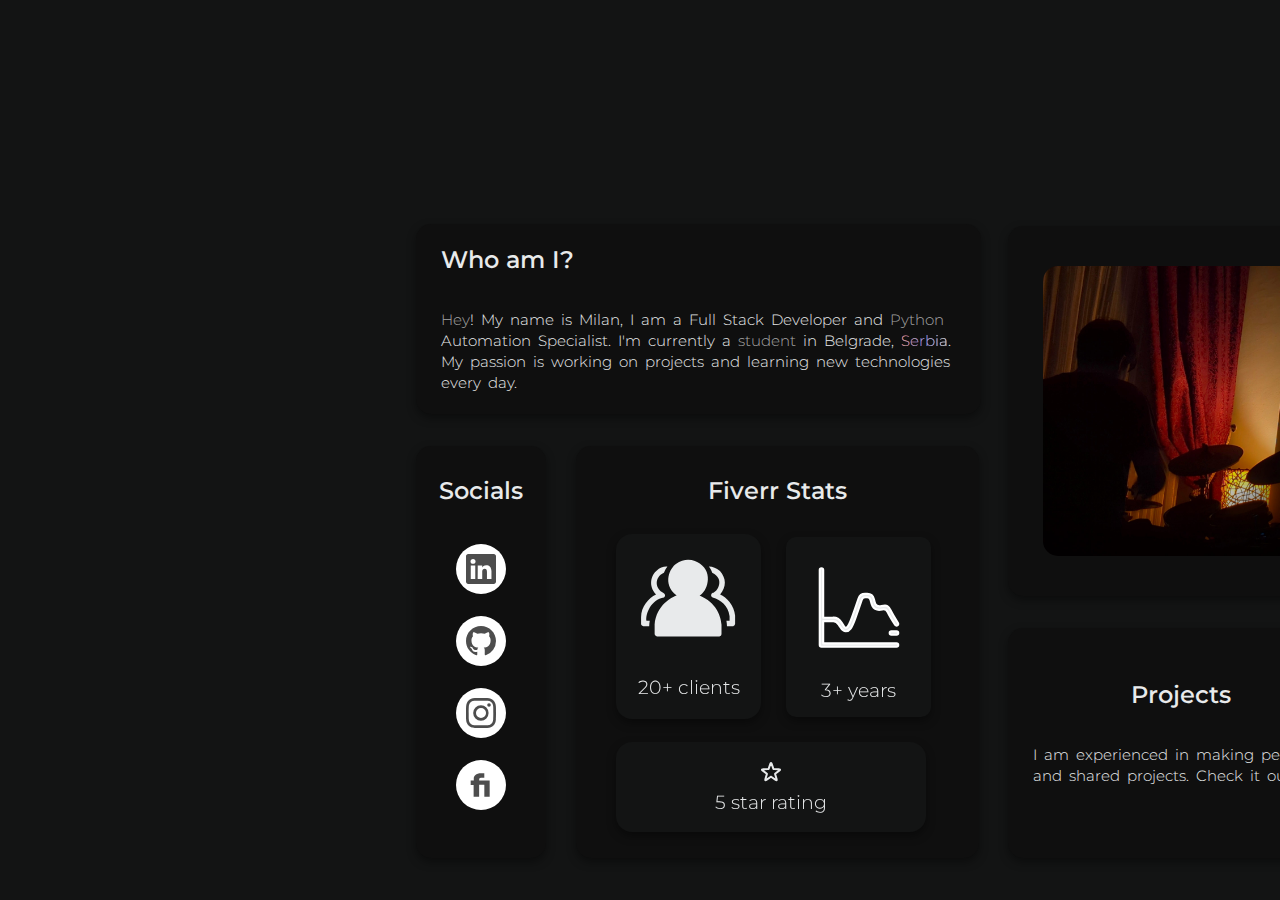
<file: index.html>
<!DOCTYPE html>
<html lang="en">
<head>
    <meta charset="UTF-8">
    <meta name="viewport" content="width=device-width, initial-scale=1.0">
    <title>Document</title>
    <link rel="stylesheet" href="styles/styles.css">
    <link rel="stylesheet" href="styles/socials.css">
    <link rel="stylesheet" href="styles/cards.css">
    <link rel="stylesheet" href="styles/tools.css">
    <link rel="stylesheet" href="styles/mobile.css">
    <link href="https://fonts.googleapis.com/css2?family=Montserrat:wght@400;700&display=swap" rel="stylesheet">
</head>
<body>
    <script src="scripts/emojiAnimation.js"></script>
    <script src="scripts/starHover.js"></script>
    <script>
      // Only load hoverBlur.js on devices wider than 600px
      if (window.innerWidth > 600) {
          var script = document.createElement("script");
          script.src = "scripts/hoverBlur.js";
          document.head.appendChild(script);
      }
  </script>
    <div class="main-content">
      <div class="bubble-about">
          <h2 class="bubble-about-h">Who am I?</h2>
          <p class="about-paragraph">
              <span class="hover-word">Hey</span>! My name is Milan, I am a Full Stack Developer and <span class="hover-word">Python</span> 
              Automation Specialist. I'm currently a <span class="hover-word">student</span> in Belgrade, <span class="hover-word serbia">Serbia</span>. 
              My passion is working on projects and learning new technologies every day.
          </p>
          <div id="emoji-container"></div>
      </div>
      <div class="bubbles-container">
          <div class="bubble-socials">
              <h2 class="bubble-socials-h">Socials</h2>
              <ul class="example-2">
                  <li class="icon-content">
                    <a
                      href="https://linkedin.com"
                      aria-label="LinkedIn"
                      data-social="linkedin"
                      target="_blank"
                    >
                      <div class="filled"></div>
                      <svg
                        xmlns="http://www.w3.org/2000/svg"
                        width="16"
                        height="16"
                        fill="currentColor"
                        class="bi bi-linkedin"
                        viewBox="0 0 16 16"
                        xml:space="preserve"
                      >
                        <path
                          d="M0 1.146C0 .513.526 0 1.175 0h13.65C15.474 0 16 .513 16 1.146v13.708c0 .633-.526 1.146-1.175 1.146H1.175C.526 16 0 15.487 0 14.854zm4.943 12.248V6.169H2.542v7.225zm-1.2-8.212c.837 0 1.358-.554 1.358-1.248-.015-.709-.52-1.248-1.342-1.248S2.4 3.226 2.4 3.934c0 .694.521 1.248 1.327 1.248zm4.908 8.212V9.359c0-.216.016-.432.08-.586.173-.431.568-.878 1.232-.878.869 0 1.216.662 1.216 1.634v3.865h2.401V9.25c0-2.22-1.184-3.252-2.764-3.252-1.274 0-1.845.7-2.165 1.193v.025h-.016l.016-.025V6.169h-2.4c.03.678 0 7.225 0 7.225z"
                          fill="currentColor"
                        ></path>
                      </svg>
                    </a>
                    <div class="tooltip">LinkedIn</div>
                  </li>
                  <li class="icon-content">
                    <a href="https://github.com/spidistudio" aria-label="GitHub" data-social="github" target="_blank">
                      <div class="filled"></div>
                      <svg
                        xmlns="http://www.w3.org/2000/svg"
                        width="16"
                        height="16"
                        fill="currentColor"
                        class="bi bi-github"
                        viewBox="0 0 16 16"
                        xml:space="preserve"
                      >
                        <path
                          d="M8 0C3.58 0 0 3.58 0 8c0 3.54 2.29 6.53 5.47 7.59.4.07.55-.17.55-.38 0-.19-.01-.82-.01-1.49-2.01.37-2.53-.49-2.69-.94-.09-.23-.48-.94-.82-1.13-.28-.15-.68-.52-.01-.53.63-.01 1.08.58 1.23.82.72 1.21 1.87.87 2.33.66.07-.52.28-.87.51-1.07-1.78-.2-3.64-.89-3.64-3.95 0-.87.31-1.59.82-2.15-.08-.2-.36-1.02.08-2.12 0 0 .67-.21 2.2.82.64-.18 1.32-.27 2-.27s1.36.09 2 .27c1.53-1.04 2.2-.82 2.2-.82.44 1.1.16 1.92.08 2.12.51.56.82 1.27.82 2.15 0 3.07-1.87 3.75-3.65 3.95.29.25.54.73.54 1.48 0 1.07-.01 1.93-.01 2.2 0 .21.15.46.55.38A8.01 8.01 0 0 0 16 8c0-4.42-3.58-8-8-8"
                          fill="currentColor"
                        ></path>
                      </svg>
                    </a>
                    <div class="tooltip">GitHub</div>
                  </li>
                  <li class="icon-content">
                    <a
                      href="https://www.instagram.com/milanarnaut"
                      aria-label="Instagram"
                      data-social="instagram"
                      target="_blank"
                    >
                      <div class="filled"></div>
                      <svg
                        xmlns="http://www.w3.org/2000/svg"
                        width="16"
                        height="16"
                        fill="currentColor"
                        class="bi bi-instagram"
                        viewBox="0 0 16 16"
                        xml:space="preserve"
                      >
                        <path
                          d="M8 0C5.829 0 5.556.01 4.703.048 3.85.088 3.269.222 2.76.42a3.9 3.9 0 0 0-1.417.923A3.9 3.9 0 0 0 .42 2.76C.222 3.268.087 3.85.048 4.7.01 5.555 0 5.827 0 8.001c0 2.172.01 2.444.048 3.297.04.852.174 1.433.372 1.942.205.526.478.972.923 1.417.444.445.89.719 1.416.923.51.198 1.09.333 1.942.372C5.555 15.99 5.827 16 8 16s2.444-.01 3.298-.048c.851-.04 1.434-.174 1.943-.372a3.9 3.9 0 0 0 1.416-.923c.445-.445.718-.891.923-1.417.197-.509.332-1.09.372-1.942C15.99 10.445 16 10.173 16 8s-.01-2.445-.048-3.299c-.04-.851-.175-1.433-.372-1.941a3.9 3.9 0 0 0-.923-1.417A3.9 3.9 0 0 0 13.24.42c-.51-.198-1.092-.333-1.943-.372C10.443.01 10.172 0 7.998 0zm-.717 1.442h.718c2.136 0 2.389.007 3.232.046.78.035 1.204.166 1.486.275.373.145.64.319.92.599s.453.546.598.92c.11.281.24.705.275 1.485.039.843.047 1.096.047 3.231s-.008 2.389-.047 3.232c-.035.78-.166 1.203-.275 1.485a2.5 2.5 0 0 1-.599.919c-.28.28-.546.453-.92.598-.28.11-.704.24-1.485.276-.843.038-1.096.047-3.232.047s-2.39-.009-3.233-.047c-.78-.036-1.203-.166-1.485-.276a2.5 2.5 0 0 1-.92-.598 2.5 2.5 0 0 1-.6-.92c-.109-.281-.24-.705-.275-1.485-.038-.843-.046-1.096-.046-3.233s.008-2.388.046-3.231c.036-.78.166-1.204.276-1.486.145-.373.319-.64.599-.92s.546-.453.92-.598c.282-.11.705-.24 1.485-.276.738-.034 1.024-.044 2.515-.045zm4.988 1.328a.96.96 0 1 0 0 1.92.96.96 0 0 0 0-1.92m-4.27 1.122a4.109 4.109 0 1 0 0 8.217 4.109 4.109 0 0 0 0-8.217m0 1.441a2.667 2.667 0 1 1 0 5.334 2.667 2.667 0 0 1 0-5.334"
                          fill="currentColor"
                        ></path>
                      </svg>
                    </a>
                    <div class="tooltip">Instagram</div>
                  </li>
                  <li class="icon-content">
                      <a 
                        href="https://www.fiverr.com/milan_code" 
                        target="_blank" 
                        data-social="fiverr" 
                        target="_blank"
                      >
                          <svg 
                            xmlns="http://www.w3.org/2000/svg" 
                            viewBox="0 0 24 24" 
                            fill="currentColor"
                          >
                              <path d="M 14.602 6.16 H 11.904 C 11.065 6.218 10.536 6.743 10.561 7.283 V 8.332 H 18.941 V 21.445 H 14.664 V 11.87 H 10.515 V 21.396 H 6.096 V 11.944 H 3.739 V 8.359 H 6.219 V 6.764 C 6.194 5.904 6.783 3.326 10.736 2.59 H 14.64 V 6.199"/>
                          </svg>
                          <span class="filled"></span>
                      </a>
                      <span class="tooltip">Fiverr</span>
                  </li>
              </ul>
          </div>
          <div class="bubble-fiverr-stats">
            <h2 class="fiverr-stats-h">Fiverr Stats</h2>
            <ul class="fiverr-cards">
              <li class="clients">
                <div class="card">
                  <div class="card-front">
                    <svg 
                      xmlns="http://www.w3.org/2000/svg" 
                      viewBox="-6 -6 48 48" 
                      fill="#e8eaeb" 
                      class="clients-svg"
                    >
                        <path d="M 7.99 26.382 H 27.746 C 27.953 25.281 27.987 15.85 18.075 14.99 C 15.459 14.955 7.336 16.607 7.99 26.348 M 5.961 24.177 V 27.37 C 5.895 27.688 6.235 28.281 6.851 28.289 H 28.771 C 28.949 28.29 29.751 28.206 29.736 27.329 V 27.329 V 24.117 C 29.434 20.749 27.853 16.299 21.941 13.73 C 24.486 12.578 27.063 5.721 22.006 2.365 C 20.491 1.192 16.958 -0.005 13.524 2.489 C 11.663 3.692 8.335 9.383 13.794 13.766 C 12.361 14.241 6.59 16.925 5.946 24.172 M 4.028 24.667 C 4.046 24.072 4.093 23.337 4.22 22.718 H 3.039 C 2.682 20.264 4.679 15.167 9.28 14.426 C 9.823 14.008 9.838 13.212 9.102 12.8 C 6.191 11.451 5.607 7.342 9.261 5.63 C 9.607 4.896 9.934 4.084 10.518 3.49 C 9.401 3.343 7.714 3.817 6.744 4.885 C 4.622 6.626 3.681 10.387 6.451 13.36 C 3.791 14.652 1.198 17.58 1.136 21.448 V 23.852 C 1.181 24.172 1.369 24.508 1.943 24.653 H 4.025 M 31.682 24.659 C 31.615 24.022 31.642 23.423 31.481 22.748 H 32.605 V 21.08 C 32.051 17.33 29.559 15.359 26.581 14.471 C 25.822 14.037 25.837 13.218 26.632 12.783 C 28.183 12.58 31.147 7.864 26.425 5.623 C 26.132 4.921 25.82 4.164 25.237 3.455 C 26.712 3.49 27.82 3.979 29.189 5.038 C 31.437 7.629 31.568 10.644 29.254 13.349 C 31.553 14.343 34.29 17.21 34.567 20.877 V 23.907 C 34.48 24.349 34.185 24.569 33.916 24.641 H 31.685 M 17.991 13.165 C 25.433 12.078 23.74 3.215 17.995 3.001 a 1 1 0 0 0 -0.075 10.131"></path>
                    </svg>
                    20+ clients
                  </div>
                  <div class="card-back">
                      <p>More than 20 orders completed with different clients all around the world.</p>
                  </div>
                </div>
              </li>
              <li class="experience">
                <svg 
                  width="140px" 
                  height="140px" 
                  viewBox="-6.4 -6.4 76.80 76.80" 
                  xmlns="http://www.w3.org/2000/svg" 
                  stroke="#ffffff" 
                  stroke-width="1.28" 
                  transform="rotate(0)matrix(1, 0, 0, 1, 0, 0)"
                >
                <g 
                id="SVGRepo_bgCarrier" 
                stroke-width="0"
                ></g>
                <g 
                  id="SVGRepo_tracerCarrier" 
                  stroke-linecap="round" 
                  stroke-linejoin="round" 
                  stroke-width="1.25" 
                  stroke-width="6" 
                  fill="currentColor" 
                  class="experience-svg"
                >
                  <path d="M55,54c0,.5522-.4473,1-1,1H10c-.5527,0-1-.4478-1-1V10c0-.5522,.4473-1,1-1s1,.4478,1,1v28h5.4639c.5596-.0562,3.2568-.1567,5.3184,2.8716,.3125,.4585,.585,.8989,.835,1.3057,.7012,1.1362,1.1211,1.7793,1.5918,1.7793,.5898,0,1.4805,0,3.7305-6.2827,1.458-4.0718,3.0107-8.6055,3.8076-10.9453,.5508-1.6177,2.0713-2.7041,3.7842-2.7041h1.3135c1.8564,0,3.4561,1.2627,3.8906,3.0703,.5488,2.2915,.8428,2.9209,.9199,3.0596,.292,.5225,.9014,1.6108,3.5117,1.0425,3.3486-.7305,4.1211-.1455,5.4199,2.5674,1.0713,2.2358,4.2275,7.2573,4.2598,7.3076,.2939,.4673,.1533,1.085-.3145,1.3789-.4658,.2969-1.084,.1538-1.3789-.3135-.1318-.21-3.249-5.1694-4.3701-7.5093q-.9434-1.9668-3.1885-1.4771c-2.6963,.5889-4.6064-.0928-5.6855-2.0215-.1152-.2065-.4629-.8315-1.1191-3.5684-.2168-.9043-1.0166-1.5366-1.9453-1.5366h-1.3135c-.8564,0-1.6162,.542-1.8916,1.3486-.7979,2.3452-2.3545,6.8901-3.8174,10.9746-2.0879,5.8311-3.3994,7.6089-5.6133,7.6089-1.6104,0-2.4277-1.3257-3.2939-2.7295-.2354-.3828-.4912-.7979-.7852-1.2295-1.5234-2.2388-3.3867-2.0181-3.4629-2.0083-.0439,.0059-.1016,.0107-.1455,.0107h-5.5215v13H54c.5527,0,1,.4478,1,1Zm-1-8h-3c-.5527,0-1,.4478-1,1s.4473,1,1,1h3c.5527,0,1-.4478,1-1s-.4473-1-1-1Z"/>
              </svg>
              3+ years
              </li>
              <li class="rating">
                <div class="star-container">
                    <svg 
                      class="star-svg main-star" 
                      width="24px" 
                      height="24px" 
                      xmlns="http://www.w3.org/2000/svg" 
                      viewBox="0 0 24 24" stroke="#e8eaeb" 
                      stroke-width="2" stroke-linecap="round" 
                      stroke-linejoin="round" 
                      style="display: block;" 
                      class="main-star"
                    >
                        <path d="M11.245 4.174C11.4765 3.5081 11.5922 3.1751 11.7634 3.0829 11.9115 3.003 12.0898 3.003 12.238 3.0829 12.4091 3.1751 12.5248 3.5081 12.7563 4.174L14.2866 8.5764C14.3525 8.7659 14.3854 8.8607 14.4448 8.9313 14.4972 8.9936 14.5641 9.0422 14.6396 9.0728 14.725 9.1074 14.8253 9.1095 15.0259 9.1136L19.6857 9.2085C20.3906 9.2229 20.743 9.2301 20.8837 9.3643 21.0054 9.4805 21.0605 9.6501 21.0303 9.8157 20.9955 10.007 20.7146 10.2199 20.1528 10.6459L16.4387 13.4616C16.2788 13.5829 16.1989 13.6435 16.1501 13.7217 16.107 13.7909 16.0815 13.8695 16.0757 13.9507 16.0692 14.0427 16.0982 14.1387 16.1563 14.3308L17.506 18.7919C17.7101 19.4667 17.8122 19.8041 17.728 19.9793 17.6551 20.131 17.5108 20.2358 17.344 20.2583 17.1513 20.2842 16.862 20.0829 16.2833 19.6802L12.4576 17.0181C12.2929 16.9035 12.2106 16.8462 12.1211 16.8239 12.042 16.8043 11.9593 16.8043 11.8803 16.8239 11.7908 16.8462 11.7084 16.9035 11.5437 17.0181L7.718 19.6802C7.1394 20.0829 6.85 20.2842 6.6573 20.2583 6.4906 20.2358 6.3463 20.131 6.2734 19.9793 6.1891 19.8041 6.2912 19.4667 6.4954 18.7919L7.845 14.3308C7.9031 14.1387 7.9322 14.0427 7.9256 13.9507 7.9199 13.8695 7.8943 13.7909 7.8512 13.7217 7.8025 13.6435 7.7225 13.5829 7.5626 13.4616L3.8486 10.6459C3.2868 10.2199 3.0059 10.007 2.971 9.8157 2.9408 9.6501 2.9959 9.4805 3.1177 9.3643 3.2583 9.2301 3.6107 9.2229 4.3156 9.2085L8.9754 9.1136C9.176 9.1095 9.2763 9.1074 9.3618 9.0728 9.4373 9.0422 9.5041 8.9936 9.5566 8.9313 9.6159 8.8607 9.6489 8.7659 9.7148 8.5764L11.245 4.174Z"/>
                    </svg>
                    <svg 
                      class="star-svg" 
                      width="24px" 
                      height="24px" 
                      xmlns="http://www.w3.org/2000/svg" 
                      viewBox="0 0 24 24" 
                      stroke="#e8eaeb" 
                      stroke-width="2" 
                      stroke-linecap="round" 
                      stroke-linejoin="round"
                      data-index="1" 
                      style="display: block;"
                    >
                        <path d="M11.245 4.174C11.4765 3.5081 11.5922 3.1751 11.7634 3.0829 11.9115 3.003 12.0898 3.003 12.238 3.0829 12.4091 3.1751 12.5248 3.5081 12.7563 4.174L14.2866 8.5764C14.3525 8.7659 14.3854 8.8607 14.4448 8.9313 14.4972 8.9936 14.5641 9.0422 14.6396 9.0728 14.725 9.1074 14.8253 9.1095 15.0259 9.1136L19.6857 9.2085C20.3906 9.2229 20.743 9.2301 20.8837 9.3643 21.0054 9.4805 21.0605 9.6501 21.0303 9.8157 20.9955 10.007 20.7146 10.2199 20.1528 10.6459L16.4387 13.4616C16.2788 13.5829 16.1989 13.6435 16.1501 13.7217 16.107 13.7909 16.0815 13.8695 16.0757 13.9507 16.0692 14.0427 16.0982 14.1387 16.1563 14.3308L17.506 18.7919C17.7101 19.4667 17.8122 19.8041 17.728 19.9793 17.6551 20.131 17.5108 20.2358 17.344 20.2583 17.1513 20.2842 16.862 20.0829 16.2833 19.6802L12.4576 17.0181C12.2929 16.9035 12.2106 16.8462 12.1211 16.8239 12.042 16.8043 11.9593 16.8043 11.8803 16.8239 11.7908 16.8462 11.7084 16.9035 11.5437 17.0181L7.718 19.6802C7.1394 20.0829 6.85 20.2842 6.6573 20.2583 6.4906 20.2358 6.3463 20.131 6.2734 19.9793 6.1891 19.8041 6.2912 19.4667 6.4954 18.7919L7.845 14.3308C7.9031 14.1387 7.9322 14.0427 7.9256 13.9507 7.9199 13.8695 7.8943 13.7909 7.8512 13.7217 7.8025 13.6435 7.7225 13.5829 7.5626 13.4616L3.8486 10.6459C3.2868 10.2199 3.0059 10.007 2.971 9.8157 2.9408 9.6501 2.9959 9.4805 3.1177 9.3643 3.2583 9.2301 3.6107 9.2229 4.3156 9.2085L8.9754 9.1136C9.176 9.1095 9.2763 9.1074 9.3618 9.0728 9.4373 9.0422 9.5041 8.9936 9.5566 8.9313 9.6159 8.8607 9.6489 8.7659 9.7148 8.5764L11.245 4.174Z"/>
                    </svg>
                    <svg 
                      class="star-svg" 
                      width="24px" 
                      height="24px" 
                      xmlns="http://www.w3.org/2000/svg" 
                      viewBox="0 0 24 24" 
                      stroke="#e8eaeb" 
                      stroke-width="2" 
                      stroke-linecap="round" 
                      stroke-linejoin="round" 
                      data-index="2" 
                      style="display: block;"
                    >
                        <path d="M11.245 4.174C11.4765 3.5081 11.5922 3.1751 11.7634 3.0829 11.9115 3.003 12.0898 3.003 12.238 3.0829 12.4091 3.1751 12.5248 3.5081 12.7563 4.174L14.2866 8.5764C14.3525 8.7659 14.3854 8.8607 14.4448 8.9313 14.4972 8.9936 14.5641 9.0422 14.6396 9.0728 14.725 9.1074 14.8253 9.1095 15.0259 9.1136L19.6857 9.2085C20.3906 9.2229 20.743 9.2301 20.8837 9.3643 21.0054 9.4805 21.0605 9.6501 21.0303 9.8157 20.9955 10.007 20.7146 10.2199 20.1528 10.6459L16.4387 13.4616C16.2788 13.5829 16.1989 13.6435 16.1501 13.7217 16.107 13.7909 16.0815 13.8695 16.0757 13.9507 16.0692 14.0427 16.0982 14.1387 16.1563 14.3308L17.506 18.7919C17.7101 19.4667 17.8122 19.8041 17.728 19.9793 17.6551 20.131 17.5108 20.2358 17.344 20.2583 17.1513 20.2842 16.862 20.0829 16.2833 19.6802L12.4576 17.0181C12.2929 16.9035 12.2106 16.8462 12.1211 16.8239 12.042 16.8043 11.9593 16.8043 11.8803 16.8239 11.7908 16.8462 11.7084 16.9035 11.5437 17.0181L7.718 19.6802C7.1394 20.0829 6.85 20.2842 6.6573 20.2583 6.4906 20.2358 6.3463 20.131 6.2734 19.9793 6.1891 19.8041 6.2912 19.4667 6.4954 18.7919L7.845 14.3308C7.9031 14.1387 7.9322 14.0427 7.9256 13.9507 7.9199 13.8695 7.8943 13.7909 7.8512 13.7217 7.8025 13.6435 7.7225 13.5829 7.5626 13.4616L3.8486 10.6459C3.2868 10.2199 3.0059 10.007 2.971 9.8157 2.9408 9.6501 2.9959 9.4805 3.1177 9.3643 3.2583 9.2301 3.6107 9.2229 4.3156 9.2085L8.9754 9.1136C9.176 9.1095 9.2763 9.1074 9.3618 9.0728 9.4373 9.0422 9.5041 8.9936 9.5566 8.9313 9.6159 8.8607 9.6489 8.7659 9.7148 8.5764L11.245 4.174Z"/>
                    </svg>
                    <svg 
                      class="star-svg" 
                      width="24px" 
                      height="24px" 
                      xmlns="http://www.w3.org/2000/svg" 
                      viewBox="0 0 24 24" 
                      stroke="#e8eaeb" 
                      stroke-width="2" 
                      stroke-linecap="round" 
                      stroke-linejoin="round" 
                      data-index="3" 
                      style="display: block;"
                    >
                        <path d="M11.245 4.174C11.4765 3.5081 11.5922 3.1751 11.7634 3.0829 11.9115 3.003 12.0898 3.003 12.238 3.0829 12.4091 3.1751 12.5248 3.5081 12.7563 4.174L14.2866 8.5764C14.3525 8.7659 14.3854 8.8607 14.4448 8.9313 14.4972 8.9936 14.5641 9.0422 14.6396 9.0728 14.725 9.1074 14.8253 9.1095 15.0259 9.1136L19.6857 9.2085C20.3906 9.2229 20.743 9.2301 20.8837 9.3643 21.0054 9.4805 21.0605 9.6501 21.0303 9.8157 20.9955 10.007 20.7146 10.2199 20.1528 10.6459L16.4387 13.4616C16.2788 13.5829 16.1989 13.6435 16.1501 13.7217 16.107 13.7909 16.0815 13.8695 16.0757 13.9507 16.0692 14.0427 16.0982 14.1387 16.1563 14.3308L17.506 18.7919C17.7101 19.4667 17.8122 19.8041 17.728 19.9793 17.6551 20.131 17.5108 20.2358 17.344 20.2583 17.1513 20.2842 16.862 20.0829 16.2833 19.6802L12.4576 17.0181C12.2929 16.9035 12.2106 16.8462 12.1211 16.8239 12.042 16.8043 11.9593 16.8043 11.8803 16.8239 11.7908 16.8462 11.7084 16.9035 11.5437 17.0181L7.718 19.6802C7.1394 20.0829 6.85 20.2842 6.6573 20.2583 6.4906 20.2358 6.3463 20.131 6.2734 19.9793 6.1891 19.8041 6.2912 19.4667 6.4954 18.7919L7.845 14.3308C7.9031 14.1387 7.9322 14.0427 7.9256 13.9507 7.9199 13.8695 7.8943 13.7909 7.8512 13.7217 7.8025 13.6435 7.7225 13.5829 7.5626 13.4616L3.8486 10.6459C3.2868 10.2199 3.0059 10.007 2.971 9.8157 2.9408 9.6501 2.9959 9.4805 3.1177 9.3643 3.2583 9.2301 3.6107 9.2229 4.3156 9.2085L8.9754 9.1136C9.176 9.1095 9.2763 9.1074 9.3618 9.0728 9.4373 9.0422 9.5041 8.9936 9.5566 8.9313 9.6159 8.8607 9.6489 8.7659 9.7148 8.5764L11.245 4.174Z"/>
                    </svg>
                    <svg 
                      class="star-svg" 
                      width="24px" 
                      height="24px" 
                      xmlns="http://www.w3.org/2000/svg" 
                      viewBox="0 0 24 24" 
                      stroke="#e8eaeb" 
                      stroke-width="2" 
                      stroke-linecap="round" 
                      stroke-linejoin="round" 
                      data-index="4" 
                      style="display: block;"
                    >
                        <path d="M11.245 4.174C11.4765 3.5081 11.5922 3.1751 11.7634 3.0829 11.9115 3.003 12.0898 3.003 12.238 3.0829 12.4091 3.1751 12.5248 3.5081 12.7563 4.174L14.2866 8.5764C14.3525 8.7659 14.3854 8.8607 14.4448 8.9313 14.4972 8.9936 14.5641 9.0422 14.6396 9.0728 14.725 9.1074 14.8253 9.1095 15.0259 9.1136L19.6857 9.2085C20.3906 9.2229 20.743 9.2301 20.8837 9.3643 21.0054 9.4805 21.0605 9.6501 21.0303 9.8157 20.9955 10.007 20.7146 10.2199 20.1528 10.6459L16.4387 13.4616C16.2788 13.5829 16.1989 13.6435 16.1501 13.7217 16.107 13.7909 16.0815 13.8695 16.0757 13.9507 16.0692 14.0427 16.0982 14.1387 16.1563 14.3308L17.506 18.7919C17.7101 19.4667 17.8122 19.8041 17.728 19.9793 17.6551 20.131 17.5108 20.2358 17.344 20.2583 17.1513 20.2842 16.862 20.0829 16.2833 19.6802L12.4576 17.0181C12.2929 16.9035 12.2106 16.8462 12.1211 16.8239 12.042 16.8043 11.9593 16.8043 11.8803 16.8239 11.7908 16.8462 11.7084 16.9035 11.5437 17.0181L7.718 19.6802C7.1394 20.0829 6.85 20.2842 6.6573 20.2583 6.4906 20.2358 6.3463 20.131 6.2734 19.9793 6.1891 19.8041 6.2912 19.4667 6.4954 18.7919L7.845 14.3308C7.9031 14.1387 7.9322 14.0427 7.9256 13.9507 7.9199 13.8695 7.8943 13.7909 7.8512 13.7217 7.8025 13.6435 7.7225 13.5829 7.5626 13.4616L3.8486 10.6459C3.2868 10.2199 3.0059 10.007 2.971 9.8157 2.9408 9.6501 2.9959 9.4805 3.1177 9.3643 3.2583 9.2301 3.6107 9.2229 4.3156 9.2085L8.9754 9.1136C9.176 9.1095 9.2763 9.1074 9.3618 9.0728 9.4373 9.0422 9.5041 8.9936 9.5566 8.9313 9.6159 8.8607 9.6489 8.7659 9.7148 8.5764L11.245 4.174Z"/>
                    </svg>
                </div>
                <span class="rating-text">5 star rating</span>
            </li>
            </ul>
          </div>
        </div>
      </div>
        <div class="bubble-image">
            <img src="images/ja.jpg" class="personal-image" alt="Picture of me"/>
        </div>
      </div>
      <div class="bubble-projects">
        <h2 class="bubble-projects-h">Projects</h2>
        <p class="projects-paragraph">I am experienced in making personal and shared projects. Check it out</p>
      </div>
      <div class="main-content-2">
        <div clss="tools-container">
          <div class="bubble-tools">
            <h2 class="bubble-tools-h">Tools</h2>
            <ul>
              <li>
                  <img src="images/python-logo.png" alt="Python Logo" class="tools-logo" />
              </li>
              <li>
                <img src="images/css-logo.png" alt="CSS Logo" class="tools-logo" />
              </li>
              <li>
                <img src="images/html-logo.png" alt="HTML Logo" class="tools-logo" />
              </li>
              <li>
                <img src="images/Javascript-shield.svg" alt="JS Logo" class="tools-logo" />
              </li>
              <li>
                <img src="images/csharp-logo.png" alt="C# Logo" class="tools-logo" />
              </li>
              <li>
                <img src="images/adobe-premiere-pro-logo.png" alt="Adobe Premiere Pro Logo" class="tools-logo" />
              </li>
              <li>
                <img src="images/react-logo.png" alt="React Logo" class="tools-logo" />
              </li>
            </ul>
          </div>
        </div>
    </div>
</body>
</html>
</file>
<file: styles/styles.css>
:root {
    --bubble-background: #0f0f0f;
    --hover-before: #a6a6a6;
}

body {
    font-family: 'Montserrat', sans-serif;
    background-color: #131414;
    color: #e8eaeb;
    font-weight: 300;
    margin: 0;
    padding: 0;
    position: relative;
    overflow: hidden;
}

h1, h2, h3 {
    font-weight: 550;
    padding-top: 30px;
    padding-left: 25px;
}

@keyframes slideInAbout {
    0% {
        transform: translateX(-100%); /* Start from the left */
        opacity: 0; /* Start invisible */
        margin-left: -26rem; /* Start with negative margin */
    }
    75% {
        transform: (translateX(-80%));
    }
    100% {
        transform: translateX(0); /* End at the original position */
        opacity: 1; /* Fully visible */
        margin-left: 26rem;
    }
}

@keyframes slideInSocials {
    0% {
        transform: translateX(100%); /* Start from the left */
        opacity: 0; /* Start invisible */
        margin-left: -26rem; /* Start with negative margin */
    }
    75% {
        transform: (translateX(80%));
    }
    100% {
        transform: translateX(0); /* End at the original position */
        opacity: 1; /* Fully visible */
        margin-left: 26rem;
    }
}

@keyframes slideInFiverrStats {
    0% {
        transform: translateX(100%); /* Start from the left */
        opacity: 0; /* Start invisible */
        margin-left: -32rem; /* Start with negative margin */
    }
    75% {
        transform: (translateX(80%));
    }
    100% {
        transform: translateX(0); /* End at the original position */
        opacity: 1; /* Fully visible */
        margin-left: 36rem;
    }
}

@keyframes slideInImage {
    0% {
        transform: translateX(-100%); /* Start from the left */
        opacity: 0; /* Start invisible */
        margin-left: 120rem; /* Start with negative margin */
    }
    75% {
        transform: (translateX(-80%));
    }
    100% {
        transform: translateX(0); /* End at the original position */
        opacity: 1; /* Fully visible */
        margin-left: 63rem;;
    }
}

@keyframes slideInTools {
    0% {
        transform: translateX(-100%); /* Start from the left */
        opacity: 0; /* Start invisible */
        margin-left: 150rem; /* Start with negative margin */
    }
    75% {
        transform: (translateX(-80%));
    }
    100% {
        transform: translateX(0); /* End at the original position */
        opacity: 1; /* Fully visible */
        margin-left: 87.5rem;
    }
}

@keyframes slideInProjects {
    0% {
        transform: translateX(-100%); /* Start from the left */
        opacity: 0; /* Start invisible */
        margin-left: 150rem; /* Start with negative margin */
    }
    75% {
        transform: (translateX(-80%));
    }
    100% {
        transform: translateX(0); /* End at the original position */
        opacity: 1; /* Fully visible */
        left: 26em;
    }
}

.bubble-about {
    width: 80%;
    max-width: 550px;
    height: 180px;
    border-radius: 15px;
    background-color: var(--bubble-background);
    box-shadow: 0 4px 10px rgba(0, 0, 0, 0.4); /* Stronger shadow */
    margin: 14rem 26rem 20px; /* Set margin-top to 14rem */
    display: flex;
    flex-direction: column;
    justify-content: center;
    animation: slideInAbout 1s ease;
    left: 26em; /* Set final position */
    padding-right: 15px;
    padding-bottom: 10px;
}

.bubble-socials {
    width: 80%;
    max-width: 130px;
    height: 412px;
    border-radius: 15px;
    background-color: var(--bubble-background);
    box-shadow: 0 4px 10px rgba(0, 0, 0, 0.4); /* Stronger shadow */
    margin: 2rem 26rem 20px; /* Change top margin to match bubble-about */
    display: flex;
    flex-direction: column;
    animation: slideInSocials 1s ease;
    left: 28rem; /* Set final position */
}

.bubble-socials-h {
    text-align: center;
    padding-top: 10px;
    padding-left: 0px;
}

.bubble-fiverr-stats {
    width: 80%;
    max-width: 403px;
    height: 412px;
    border-radius: 15px;
    background-color: var(--bubble-background);
    box-shadow: 0 4px 10px rgba(0, 0, 0, 0.4); /* Stronger shadow */
    margin-top: -27rem;
    margin-left: 36rem;
    display: flex;
    flex-direction: column;
    animation: slideInFiverrStats 1s ease;
    left: 36rem; /* Set final position */
}

.fiverr-stats-h {
    text-align: center;
    padding-top: 10px;
    padding-left: 0px;
}

/* Ensure the bubble image container is styled as a bubble */
.bubble-image {
    display: flex; /* Use flexbox for alignment */
    justify-content: center; /* Center the image horizontally */
    align-items: center; /* Center the image vertically */
    width: 100%; /* Full width of the bubble */
    height: 100%; /* Full height of the bubble */
    max-width: 320px;
    max-height: 320px;
    border-radius: 15px; /* Match the bubble style */
    background-color: var(--bubble-background); /* Background color for the bubble */
    box-shadow: 0 4px 10px rgba(0, 0, 0, 0.4); /* Shadow for depth */
    margin-top: -39.5rem;
    margin-left: 63rem;
    padding: 40px 20px 40px 20px;
    animation: slideInImage 1s ease;
    transform: scale(1);
    transition: transform 0.3s ease-out;
    position: relative; /* Required for absolute positioning of the blur */
}

.bubble-projects {
    width: 80%;
    max-width: 345px;
    height: 220px;
    border-radius: 15px;
    background-color: var(--bubble-background);
    box-shadow: 0 4px 10px rgba(0, 0, 0, 0.4); /* Stronger shadow */
    margin: 2rem 63rem 20px; /* Set margin-top to 14rem */
    display: flex;
    flex-direction: column;
    justify-content: center;
    animation: slideInProjects 1s ease;
    left: 26em; /* Set final position */
    padding-right: 15px;
    padding-bottom: 10px;
}

.bubble-projects-h{
    text-align: center;
    padding-top: 10px;
    padding-left: 0px;
}

/* This is the wrapper that holds the entire page's content */
.main-content .main-content-2 {
    position: relative;
    z-index: 1;
    transition: filter 0.5s ease-out;
}

/* Blur background class applied on hover */
.blur-background {
    filter: blur(5px);
}

/* Bubble image hover effect */
.bubble-image {
    position: relative; /* Keeps the image within its container */
    z-index: 100; /* Ensure it's on top */
    transition: transform 0.35s ease;
}

/* Hover effect for the image container */
.bubble-image:hover {
    transform: scale(1.6);
        box-shadow: 0px 0px 100px rgb(109, 52, 21); /* Shadow for depth */;
}

/* Style for the personal image */
.personal-image {
    width: 100%;
    height: 100%;
    max-width: 290px;
    max-height: 290px;
    object-fit: cover;
    border-radius: 15px;
    transition: transform 0.3s ease-out;
}

.personal-image:hover {
    transform: scale(1.05);
    transition: transform 0.3s ease;
}

.tools-container {
    display: flex;
    flex-direction: column;
    align-items: center;
    padding: 20px 0;
}

.bubble-tools {
    width: 80%;
    max-width: 140px;
    height: 630px;
    border-radius: 15px;
    background-color: var(--bubble-background);
    box-shadow: 0 4px 10px rgba(0, 0, 0, 0.4);
    margin-top: -41rem;
    margin-left: 87.5rem;
    display: flex;
    flex-direction: column;
    align-items: center; /* Center items horizontally */
    justify-content: space-around; /* Distribute space vertically */
    animation: slideInTools 1s ease;
    left: 28rem;
}

.bubble-tools-h {
    text-align: center;
    padding-top: 10px;
    padding-left: 0px;
    padding-bottom: 0px;
}

.about-paragraph {
    padding-left: 25px;
    padding-bottom: 25px;
    font-size: 15px;
    word-spacing: 0.2em;
    line-height: 1.4;
}

.projects-paragraph {
    padding-left: 25px;
    padding-bottom: 25px;
    font-size: 15px;
    word-spacing: 0.2em;
    line-height: 1.4;
}

#emoji-container {
    position: fixed;
    top: 0;
    left: 0;
    width: 100vw;
    height: 100vh;
    pointer-events: none;
    overflow: hidden;
    z-index: 200;
}

/* Emoji confetti styles */
.emoji-confetti {
    font-size: 1.5rem;
    position: absolute;
    opacity: 0;
    z-index: 200;
    transition: transform 0.3s ease-out, opacity 0.3s ease-out; /* Initial jump effect */
}

.fade-in {
    opacity: 1; /* Fade in effect */
}

/* Paragraph container */
#content {
    text-align: center;
}

/* Hover words */
.hover-word {
    position: relative;
    cursor: pointer;
    color: var(--hover-before);
    transition: color 0.3s ease;
}

.hover-word:hover {
    color: #e8eaeb;
}

/* Updated Emoji confetti styles */
.emoji-confetti {
    font-size: 1.5rem;
    position: absolute;
    opacity: 0;
    transition: transform 0.3s ease-out, opacity 0.3s ease-out; /* Initial jump effect */
}

/* Fade-in class */
.fade-in {
    opacity: 1;
}

/* Apply the animation to the emoji */
.emoji-confetti {
    animation: jumpAndFall 1s ease forwards; /* Use the new animation */
}

.hover-word.serbia {
    color: #adadad; /* Initial text color */
    background: linear-gradient(90deg, red, blue, white); /* Horizontal gradient */
    background-clip: text; /* Clip the background to the text */
    -webkit-background-clip: text; /* For Safari */
    transition: color 0.5s ease; /* Smooth transition for color */
    display: inline-block; /* Ensure the text behaves like a block for background-clip */
}

.hover-word.serbia:hover {
    color: transparent; /* Make the text transparent to show the gradient */
    background: linear-gradient(90deg, red, blue, white); /* Apply the gradient on hover */
    background-clip: text; /* Ensure the gradient is clipped to the text */
    -webkit-background-clip: text; /* For Safari */
}

@keyframes gradientAnimation {
    0% {
        background-position: 0%; /* Start at the left */
    }
    100% {
        background-position: 100%; /* Move to the right */
    }
}
</file>
<file: styles/socials.css>
/*
 * This stylesheet includes code from the following authors:
 * 
 * Copyright (c) 2024 wilsondesouza (Wilson Souza)
 * Copyright (c) 2024 Zameerahmad01 (Zameer Amad)
 * 
 * Permission is hereby granted, free of charge, to any person obtaining a copy
 * of this software and associated documentation files (the "Software"), to deal
 * in the Software without restriction, including without limitation the rights
 * to use, copy, modify, merge, publish, distribute, sublicense, and/or sell copies
 * of the Software, and to permit persons to whom the Software is furnished to do so,
 * subject to the following conditions:
 * 
 * The above copyright notice and this permission notice shall be included in all copies
 * or substantial portions of the Software.
 * 
 * THE SOFTWARE IS PROVIDED "AS IS", WITHOUT WARRANTY OF ANY KIND, EXPRESS OR IMPLIED,
 * INCLUDING BUT NOT LIMITED TO THE WARRANTIES OF MERCHANTABILITY, FITNESS FOR A PARTICULAR
 * PURPOSE AND NONINFRINGEMENT. IN NO EVENT SHALL THE AUTHORS OR COPYRIGHT HOLDERS BE LIABLE
 * FOR ANY CLAIM, DAMAGES OR OTHER LIABILITY, WHETHER IN AN ACTION OF CONTRACT, TORT OR OTHERWISE,
 * ARISING FROM, OUT OF OR IN CONNECTION WITH THE SOFTWARE OR THE USE OR OTHER DEALINGS IN THE SOFTWARE.
 */
 
ul {
  list-style: none;
}

.example-2 {
  display: flex;
  justify-content: center;
  align-items: center;
  flex-direction: column;
  row-gap: 1.2rem;
}
.example-2 .icon-content {
  margin: 0 10px;
  position: relative;
  margin-right: 50px;
  margin-top: -10px;
  padding-top: 13px;
}
.example-2 .icon-content .tooltip {
  position: absolute;
  top: 20px;
  left: 40%;
  transform: translateX(50%);
  color: #fff;
  padding: 6px 10px;
  border-radius: 5px;
  opacity: 0;
  visibility: hidden;
  font-size: 14px;
  transition: all 0.3s ease;
}
.example-2 .icon-content:hover .tooltip {
  opacity: 1;
  visibility: visible;
  top: 5px;
}
.example-2 .icon-content a {
  position: relative;
  overflow: hidden;
  display: flex;
  justify-content: center;
  align-items: center;
  width: 50px;
  height: 50px;
  border-radius: 50%;
  color: #4d4d4d;
  background-color: #fff;
  transition: all 0.3s ease-in-out;
}
.example-2 .icon-content a:hover {
  box-shadow: 3px 2px 45px 0px rgb(0 0 0 / 12%);
}
.example-2 .icon-content a svg {
  position: relative;
  z-index: 1;
  width: 30px;
  height: 30px;
}
.example-2 .icon-content a:hover {
  color: white;
}
.example-2 .icon-content a .filled {
  position: absolute;
  top: auto;
  bottom: 0;
  left: 0;
  width: 100%;
  height: 0;
  background-color: #000;
  transition: all 0.3s ease-in-out;
}
.example-2 .icon-content a:hover .filled {
  height: 100%;
}

.example-2 .icon-content a[data-social="linkedin"] .filled,
.example-2 .icon-content a[data-social="linkedin"] ~ .tooltip {
  background-color: #0274b3;
}

.example-2 .icon-content a[data-social="github"] .filled,
.example-2 .icon-content a[data-social="github"] ~ .tooltip {
  background-color: #24262a;
}
.example-2 .icon-content a[data-social="instagram"] .filled,
.example-2 .icon-content a[data-social="instagram"] ~ .tooltip {
  background: linear-gradient(
    45deg,
    #405de6,
    #5b51db,
    #b33ab4,
    #c135b4,
    #e1306c,
    #fd1f1f
  );
}
.example-2 .icon-content a[data-social="fiverr"] .filled,
.example-2 .icon-content a[data-social="fiverr"] ~ .tooltip {
  background-color: #1DBF73;
}

.example-2 .icon-content a[data-social="fiverr"] ~ .tooltip {
 margin-left: 10px;
}
</file>
<file: styles/cards.css>
.fiverr-cards {
    margin-top: 2rem;
}

.clients {
    position: relative;
    width: 135px;
    height: 160px;
    transform-style: preserve-3d;
    transition: transform 0.6s;
}

.card-front, .card-back {
    position: absolute;
    width: 100%;
    height: 100%;
    backface-visibility: hidden;
    display: flex;
    flex-direction: column;
    justify-content: center;
    align-items: center;
    border-radius: 16px;
    color: #e8eaeb;
    font-size: 1.2rem;
    text-align: center;
    padding: 5px;
    overflow: hidden;
    box-shadow: 0 4px 10px rgba(0, 0, 0, 0.4); /* Stronger shadow */
    margin-top: -1.4rem;
    padding-bottom: 20px;
}

.clients svg, .clients p {
    margin: 0; /* Ensure block display for centering */
}

.card {
    position: relative;
    width: 135px;
    height: 160px;
    transform-style: preserve-3d;
    transition: transform 0.6s;
}

.clients:hover .card {
    transform: rotateY(180deg); /* Flip the card on hover */
}

.card-front {
    background: #131414;
}

.card-back {
    transform: rotateY(180deg); /* This sets up the back for the flip */
    background: #131414;
    font-size: 15px;
    margin-left: -11px;
    color: #e8eaeb;    
}

.experience {
    display: flex; /* Enable flexbox */
    flex-direction: column; /* Stack items vertically */
    justify-content: center; /* Center items vertically */
    align-items: center; /* Center items horizontally */
    background: #131414;
    position: relative;
    max-width: 135px;
    height: 160px;
    border-radius: 16px;
    overflow: hidden;
    box-shadow: 0 4px 10px rgba(0, 0, 0, 0.4); /* Stronger shadow */
    margin-top: -180px;
    margin-left: 170px;
    color: #e8eaeb; /* Text color */
    font-size: 1.2rem; /* Font size similar to h2 */
    text-align: center;
    padding: 5px; /* Center text */
    border-radius: 10px; /* Rounded corners */
    padding-bottom: 15px;
}

.experience svg {
    margin-bottom: 5px;
}


.rating {
    display: flex; /* Enable flexbox */
    flex-direction: column; /* Stack items vertically */
    justify-content: center; /* Center items vertically */
    align-items: center; /* Center items horizontally */
    background: #131414;
    position: relative;
    width: 310px;
    height: 80px;
    border-radius: 16px;
    overflow: hidden;
    box-shadow: 0 4px 10px rgba(0, 0, 0, 0.4); /* Stronger shadow */
    margin-top: 25px;
    margin-left: 0px;
    color: #e8eaeb; /* Text color */
    font-size: 1.2rem; /* Font size similar to h2 */
    text-align: center;
    padding-top: 10px;
}

.rating svg {
    margin-bottom: 5px; /* Space between star and text */
}

.rating-text {
    margin: 5px 1rem;
}

.star-container {
    position: relative;
    display: flex;
    justify-content: center;
    align-items: center;
    cursor: pointer;
    margin: 10px 6em;
}

.star-svg {
    opacity: 0; /* Start hidden */
    transform: scale(0); /* Start small */
    transition: opacity 0.4s ease, transform 0.4s ease; /* Transition for fade and scale */
    position: absolute; /* Position stars absolutely */
    margin-bottom: 10px;
}

.main-star {
    display: block; /* Show only the main star */
    opacity: 1; /* Ensure the main star is visible */
    transform: scale(1); /* Keep the main star at normal size */
}

/* Position the stars at the same location initially */
.star-svg[data-index="0"] { /* Main star */
    transform: translate(0, 0); /* Main star position */
}

.star-svg[data-index="1"], /* Left */
.star-svg[data-index="2"], /* Left */
.star-svg[data-index="3"], /* Right */
.star-svg[data-index="4"] { /* Right */
    transform: translate(0, 0); /* Start at the same position */
    transform: scale(1);
}

/* Show stars on hover */
.star-container:hover .star-svg {
    opacity: 1; /* Fade in */
    transform: scale(1.4); /* Scale up all stars */
    fill: #e8eaeb; /* Fill color for stars on hover */
}

.star-container .main-star {
    opacity: 1; /* Show only the main star */
    transform: scale(1); /* Normal size initially */
    fill: #e8eaeb; /* Initial fill color */
    transition: fill 0.4s ease, transform 0.4s ease; /* Transition for gradual unfill and size up */
}

/* Spread stars when active */
.star-container.active .star-svg[data-index="1"] { transform: translate(-50px, 0); }
.star-container.active .star-svg[data-index="2"] { transform: translate(-25px, 0); }
.star-container.active .star-svg[data-index="3"] { transform: translate(25px, 0); }
.star-container.active .star-svg[data-index="4"] { transform: translate(50px, 0); }
.star-container.active .star-svg {
    opacity: 1; /* Keep stars visible */
    fill: #e8eaeb; /* Color for stars when active */
    transform: scale(1.4); /* Scale up all stars */
}

/* Reset fill color when not hovering or active */
.star-container .star-svg {
    fill: none; /* No fill color when not hovered or active */
    opacity: 0; /* Start hidden */
}

.star-row {
    display: flex; /* Show all stars in a row */
    position: absolute;
    top: 0;
    left: 50%;
    transform: translateX(-50%);
    gap: 5px;
    opacity: 1;
}

.star-row .star-svg {
    display: block; /* Initially hide the outer stars */
    opacity: 1;
}

.star-container:hover .star-row .star-svg {
    display: block; /* Show all stars on hover */
    opacity: 1;
    transform: scale(1.4); /* Scale up all stars */
}

.star-row .star-svg.filled {
    fill: #e8eaeb; /* Fill color for stars */
    stroke: #e8eaeb; /* Stroke color for stars */
    opacity: 1;
    transform: scale(1.4); /* Scale up all stars */
}

/* Reset fill color when not hovering or active */
.star-container .star-svg {
    fill: none; /* No fill color when not hovered or active */
    opacity: 0; /* Start hidden */
}

/* Ensure stars are visible when active */
.star-container.active .star-svg {
    opacity: 1; /* Keep stars visible when active */
    transform: scale(1.4); /* Scale up all stars */
}

.main-star {
    opacity: 1;
    display: block;
}
</file>
<file: styles/tools.css>
.tools-logo {
    width: 55px;
    height: 55px; 
    display: block;
    transform: scale(0.8);
    transition: transform 0.3s ease-out;
}

.bubble-tools li {
    margin-bottom: 15px; 
}

.bubble-tools ul {
    list-style-type: none;
    padding: 0;
    margin: 0;
}

.tools-logo:hover {
    transform: scale(1.2);
    transition: transform 0.3s ease;
}

.example-2 .icon-content a[data-social="linkedin"] ~ .tooltip {
  background-color: #0274b3;
}
</file>
<file: styles/mobile.css>
/* Small screens (phones) */
@media (max-width: 600px) {
    body {
        overflow:auto;
    }

    @keyframes slideInAbout {
        0% {
            transform: translateX(-100%); /* Start from the left */
            opacity: 0; /* Start invisible */
            margin-left: -10rem; /* Start with negative margin */
        }
        75% {
            transform: (translateX(-80%));
        }
        100% {
            transform: translateX(0); /* End at the original position */
            opacity: 1; /* Fully visible */
            margin-left: 2rem;
        }
    }

    @keyframes slideInSocials {
        0% {
            transform: translateX(100%); /* Start from the left */
            opacity: 0; /* Start invisible */
            margin-left: 10rem; /* Start with negative margin */
        }
        75% {
            transform: (translateX(80%));
        }
        100% {
            transform: translateX(0); /* End at the original position */
            opacity: 1; /* Fully visible */
            margin-left: 2.6rem;
        }
    }

    @keyframes slideInFiverrStats {
        0% {
            transform: translateX(100%); /* Start from the left */
            opacity: 0; /* Start invisible */
            margin-left: -10rem; /* Start with negative margin */
        }
        75% {
            transform: (translateX(80%));
        }
        100% {
            transform: translateX(0); /* End at the original position */
            opacity: 1; /* Fully visible */
            margin-left: 2.6rem;
        }
    }

    .bubble-about, .bubble-socials, .bubble-fiverr-stats, .bubble-image, .bubble-tools, .bubble-projects {
        max-width: 90%; /* Limit the width to avoid overflow */
        grid-template-columns: 1fr;
        display: flex;
        justify-content: center; /* Centers items horizontally */
        margin: auto;
        margin-top: 3rem;
    }

    .bubble-about-h {
        margin-top: 0px;
    }

    .fiverr-cards {
        max-width: 130px;
        margin-top: 1rem;
    }

    .experience {
        max-width: 130px;
        margin-top: 0px;
        margin-left: 8.5rem;
    }

    .bubble-tools {
        max-width: 70%;
        margin-bottom: 3rem;
    }
    
    h1, h2, h3 {
        font-size: 1.5em;
    }
    
    .fiverr-cards {
        size: 0.8;
    }

    .clients {
        margin-right: auto;
        margin-bottom: auto;
        margin-left: -1.5rem;
        margin-top: 1rem;
        width: 40px;
        height: 110px;
    }

    .card-back p {
        font-size: 1em;
    }

    .experience {
        margin-top: -8.2rem;
        width: 130px;
        height: 165px;
    }

    .rating {
        margin-top: 2rem;
        margin-bottom: 0rem;
        margin-left: -1.2rem;
        width: 290px;
        height: 50px;
        padding-bottom: 10px;
        padding-top: 20px;
    }
    
    .bubble-about {
        padding-top: 2rem;
        padding-bottom: 2rem;
    }

    .bubble-image {
        max-width: 75%;
        max-height: 75%;
        transition: none;
        animation: none;
        padding-top: 25px;
        padding-bottom: 25px;
    }

    .personal-image {
        transition: none;
        animation: none;
    }

    .bubble-image:hover {
        transform: scale(1);
        box-shadow: 0 4px 10px rgba(0, 0, 0, 0.4); /* Shadow for depth */
    }

    .personal-image:hover {
        transform: scale(1);
    }
    
}
</file>
